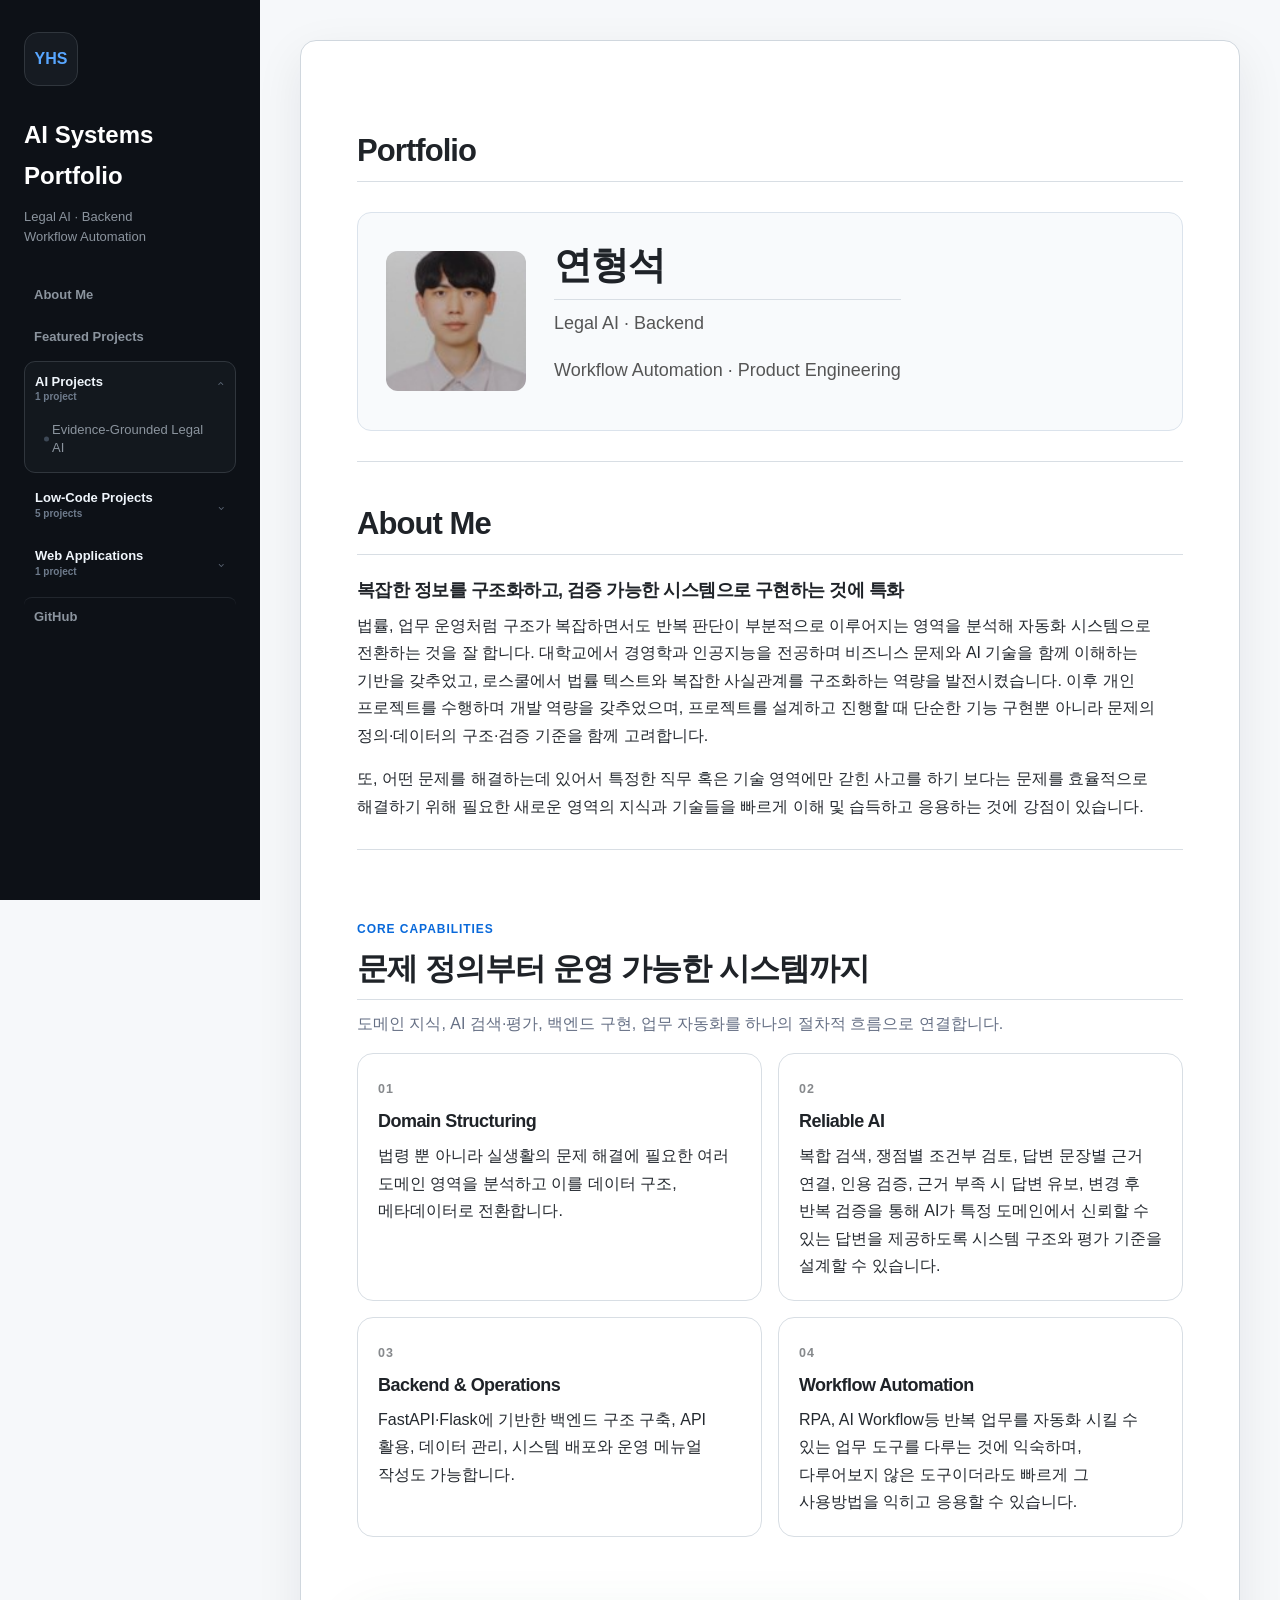
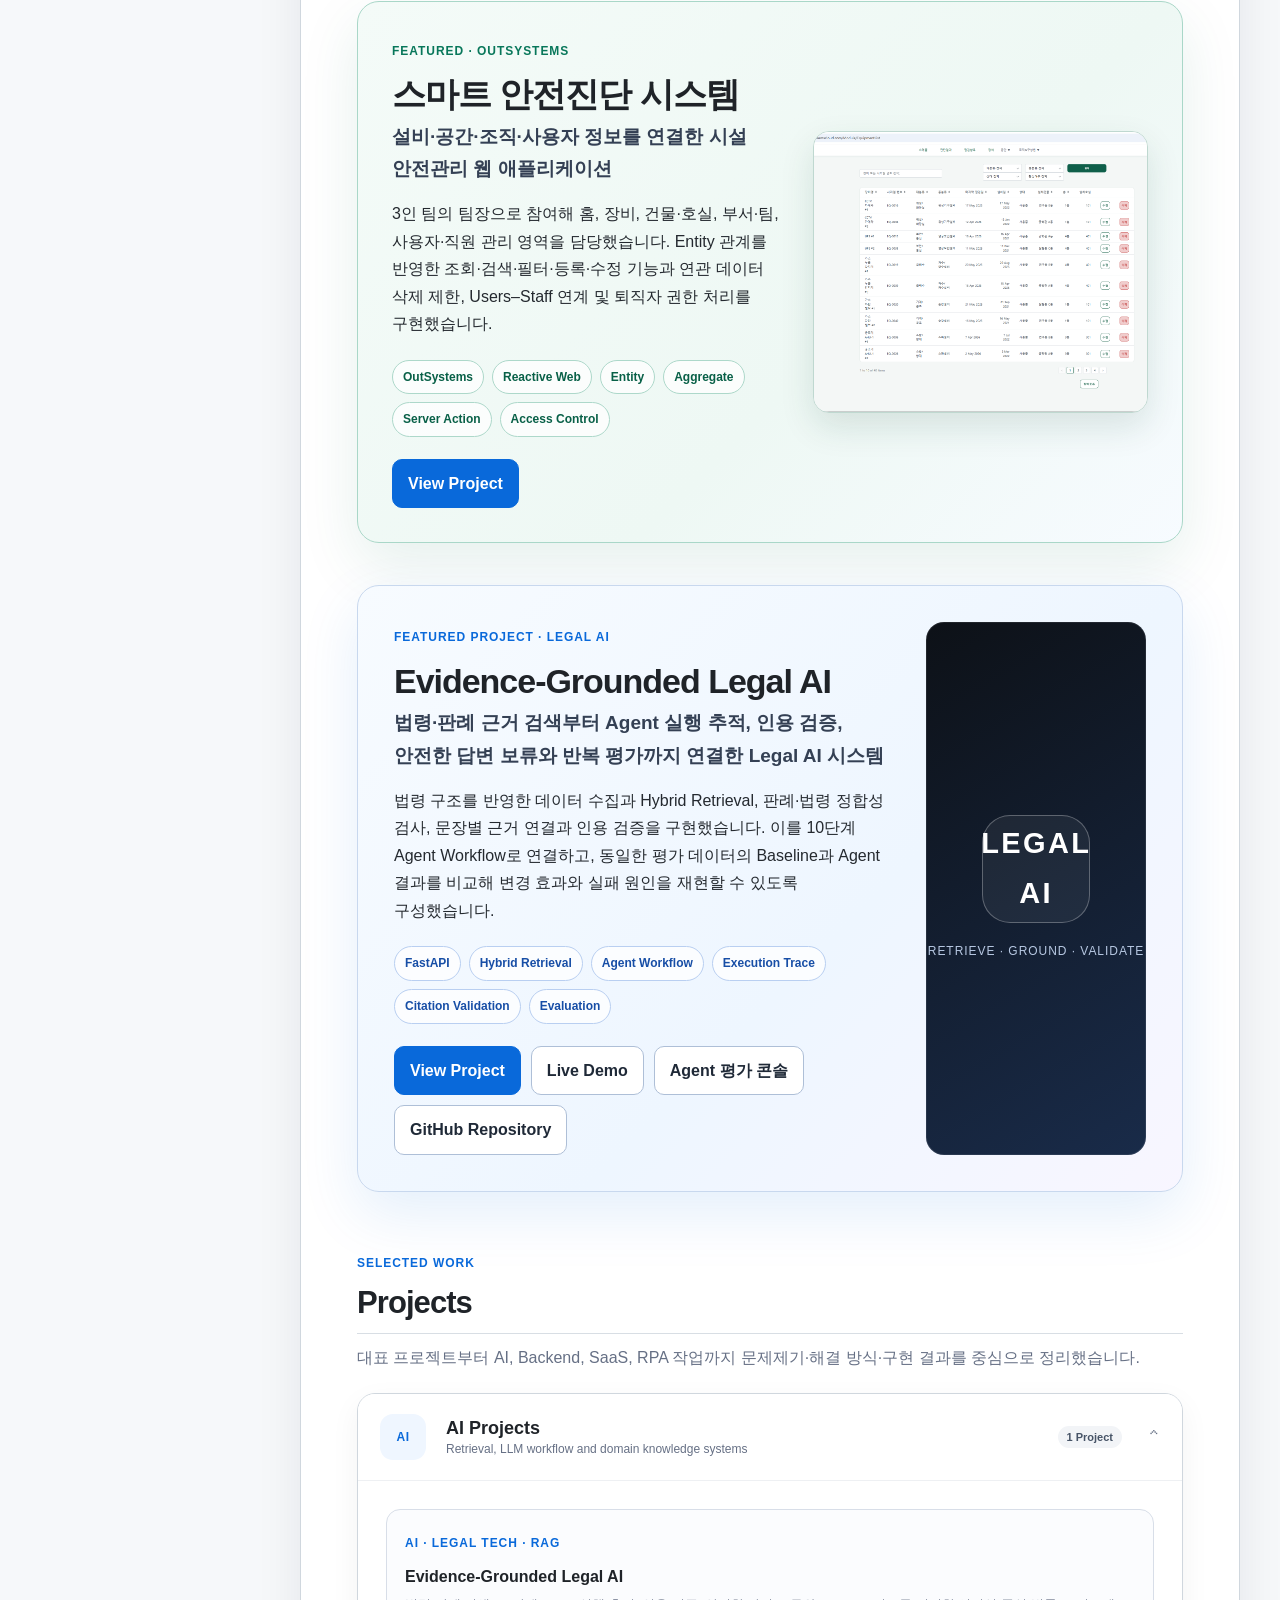
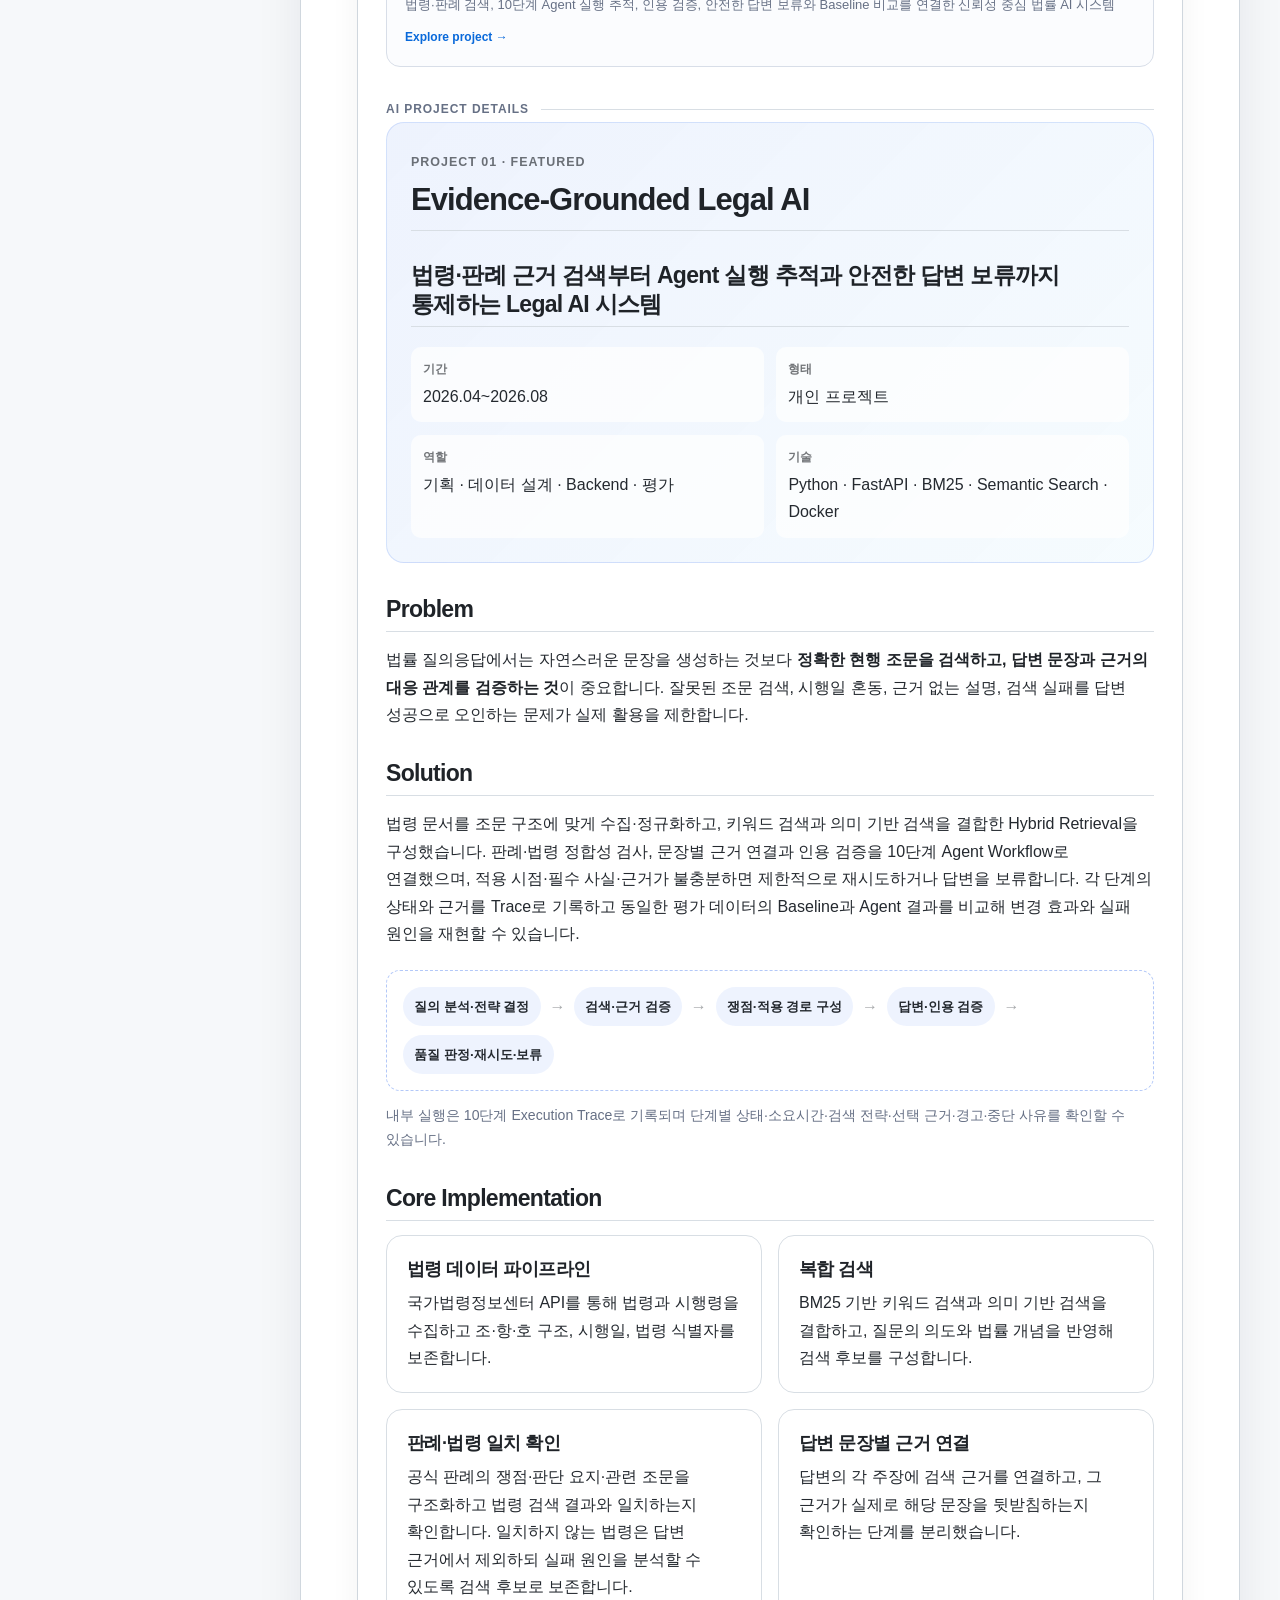
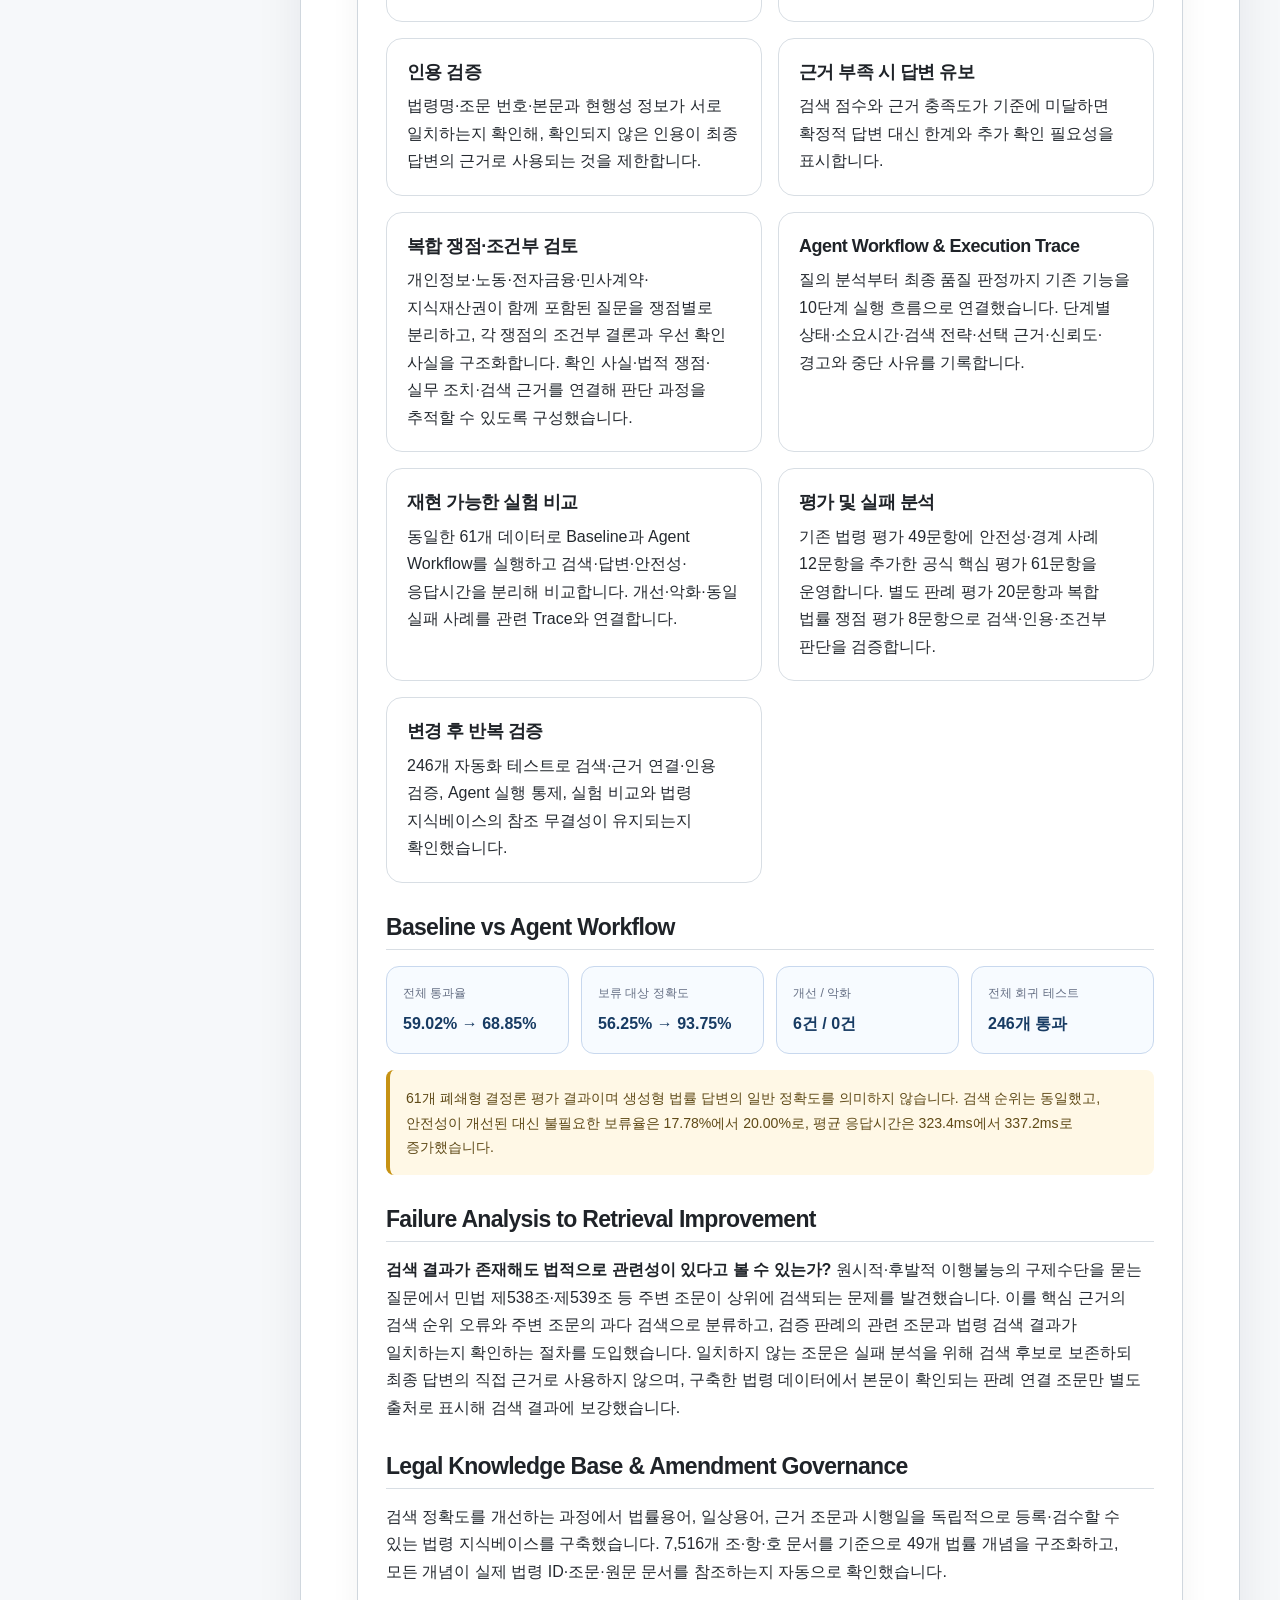
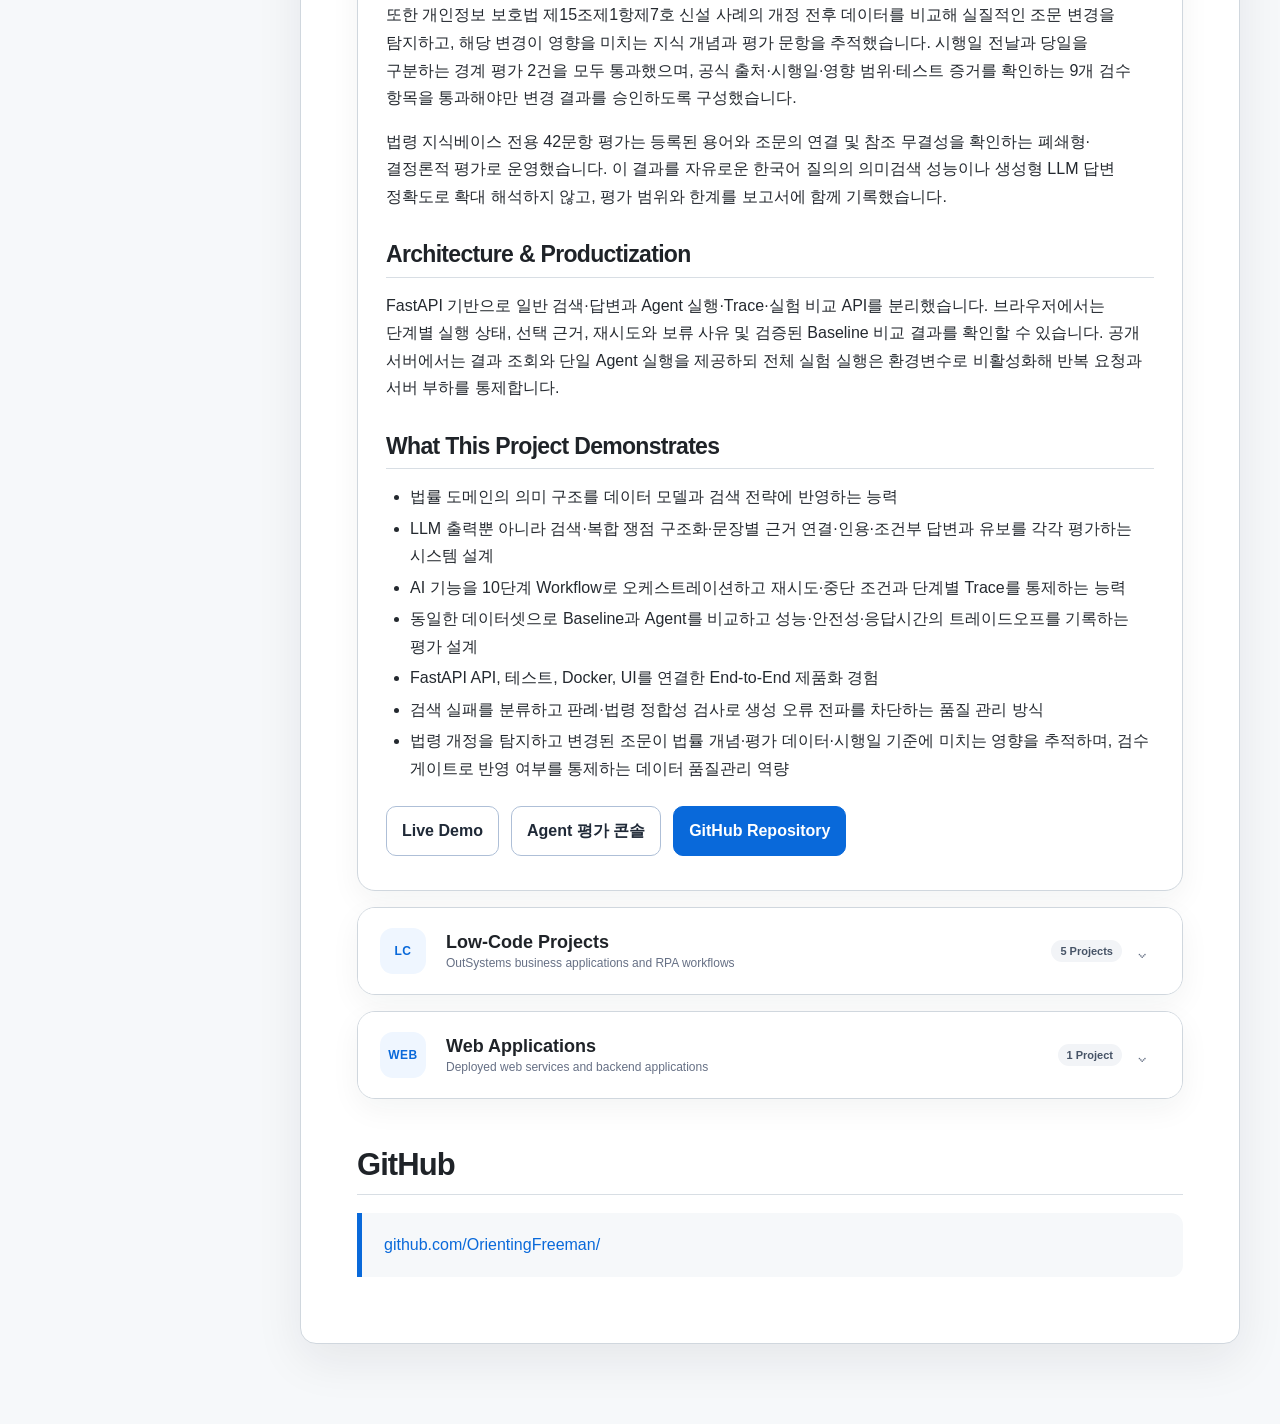
<file: index.html>
<!DOCTYPE html>

<html lang="ko">
<head>
<meta charset="utf-8"/>
<meta content="width=device-width, initial-scale=1.0" name="viewport"/>
<title>연형석 | Portfolio</title>
<link href="style.css" rel="stylesheet"/>
<meta content="법률·업무 등 도메인의 복잡한 정보를 구조화하고, 신뢰 가능한 자동화 시스템을 구현하는 목표에 다가가는 저의 과정을 기록한 포트폴리오입니다." name="description"/></head>
<body>
<aside class="sidebar">
<div class="brandmark">YHS</div>
<h2>AI Systems Portfolio</h2>
<p>Legal AI · Backend<br/>Workflow Automation</p>
<nav class="sidebar-nav">
<a class="sidebar-primary-link" href="#about-me-why-development">About Me</a>
<a class="sidebar-primary-link" href="#featured-project">Featured Projects</a>
<div class="sidebar-nav-section" data-sidebar-category="ai-projects">
<button aria-expanded="true" class="sidebar-category-toggle" data-open-category="ai-projects" type="button">
<span><strong>AI Projects</strong><small>1 project</small></span><span class="sidebar-chevron">⌄</span>
</button>
<div class="sidebar-submenu">
<a data-open-category="ai-projects" href="#evidence-grounded-legal-ai">Evidence-Grounded Legal AI</a>
</div>
</div>
<div class="sidebar-nav-section" data-sidebar-category="low-code-projects">
<button aria-expanded="false" class="sidebar-category-toggle" data-open-category="low-code-projects" type="button">
<span><strong>Low-Code Projects</strong><small>5 projects</small></span><span class="sidebar-chevron">⌄</span>
</button>
<div class="sidebar-submenu" hidden="">
<a data-open-category="low-code-projects" href="#outsystems-smart-safety-diagnosis">OutSystems Safety System</a>
<a data-open-category="low-code-projects" href="#brity-rpa-project-01-ai-이미지-분석-및-생성-자동화-시스템">AI Image Automation</a>
<a data-open-category="low-code-projects" href="#brity-rpa-project-02-자동차-판매-실적-자동-수집-시스템">Vehicle Sales RPA</a>
<a data-open-category="low-code-projects" href="#brity-rpa-project-03-srt-열차-정보-자동-조회-시스템">SRT Information RPA</a>
<a data-open-category="low-code-projects" href="#brity-rpa-project-04-로또-당첨번호-통계-자동화-시스템">Lottery Statistics RPA</a>
</div>
</div>
<div class="sidebar-nav-section" data-sidebar-category="web-applications">
<button aria-expanded="false" class="sidebar-category-toggle" data-open-category="web-applications" type="button">
<span><strong>Web Applications</strong><small>1 project</small></span><span class="sidebar-chevron">⌄</span>
</button>
<div class="sidebar-submenu" hidden="">
<a data-open-category="web-applications" href="#project-01-salon-de-nature">Salon De Nature</a>
</div>
</div>
<a class="sidebar-primary-link sidebar-github-link" href="#github">GitHub</a>
</nav>
</aside>
<main class="page">
<article class="markdown-body">
<script>
    mermaid.initialize({
      startOnLoad: true,
      theme: document.body.classList.contains('vscode-dark') || document.body.classList.contains('vscode-high-contrast')
          ? 'dark'
          : 'default'
    });
  </script>
<h1 id="portfolio">Portfolio</h1>
<div class="profile-card">
<img alt="Profile" class="profile-image" src="그림2.jpg"/>
<div class="profile-info">
<h1>연형석</h1>


<p class="job">Legal AI · Backend</p><p class="job">Workflow Automation · Product Engineering</p></div>
</div>
<hr/>
<h1 id="about-me-why-development">About Me</h1>
<h3 id="문제를-반복하지-않기-위해-시스템을-만드는-사람">복잡한 정보를 구조화하고, 검증 가능한 시스템으로 구현하는 것에 특화</h3>
<p>법률, 업무 운영처럼 구조가 복잡하면서도 반복 판단이 부분적으로 이루어지는 영역을 분석해 자동화 시스템으로 전환하는 것을 잘 합니다. 대학교에서 경영학과 인공지능을 전공하며 비즈니스 문제와 AI 기술을 함께 이해하는 기반을 갖추었고, 로스쿨에서 법률 텍스트와 복잡한 사실관계를 구조화하는 역량을 발전시켰습니다. 이후 개인 프로젝트를 수행하며 개발 역량을 갖추었으며, 프로젝트를 설계하고 진행할 때 단순한 기능 구현뿐 아니라 문제의 정의·데이터의 구조·검증 기준을 함께 고려합니다.</p>
<p>또, 어떤 문제를 해결하는데 있어서 특정한 직무 혹은 기술 영역에만 갇힌 사고를 하기 보다는 문제를 효율적으로 해결하기 위해 필요한 새로운 영역의 지식과 기술들을 빠르게 이해 및 습득하고 응용하는 것에 강점이 있습니다.</p>
<hr/>
<hr/>
<section class="capabilities-section" id="core-capabilities">
<div class="section-heading">
<span class="section-eyebrow">Core Capabilities</span>
<h1>문제 정의부터 운영 가능한 시스템까지</h1>
<p>도메인 지식, AI 검색·평가, 백엔드 구현, 업무 자동화를 하나의 절차적 흐름으로 연결합니다.</p>
</div>
<div class="capability-grid">
<article class="capability-card"><span>01</span><h3>Domain Structuring</h3><p>법령 뿐 아니라 실생활의 문제 해결에 필요한 여러 도메인 영역을 분석하고 이를 데이터 구조, 메타데이터로 전환합니다.</p></article>
<article class="capability-card"><span>02</span><h3>Reliable AI</h3><p>복합 검색, 쟁점별 조건부 검토, 답변 문장별 근거 연결, 인용 검증, 근거 부족 시 답변 유보, 변경 후 반복 검증을 통해 AI가 특정 도메인에서 신뢰할 수 있는 답변을 제공하도록 시스템 구조와 평가 기준을 설계할 수 있습니다.</p></article>
<article class="capability-card"><span>03</span><h3>Backend &amp; Operations</h3><p>FastAPI·Flask에 기반한 백엔드 구조 구축, API 활용, 데이터 관리, 시스템 배포와 운영 메뉴얼 작성도 가능합니다.</p></article>
<article class="capability-card"><span>04</span><h3>Workflow Automation</h3><p>RPA, AI Workflow등 반복 업무를 자동화 시킬 수 있는 업무 도구를 다루는 것에 익숙하며, 다루어보지 않은 도구이더라도 빠르게 그 사용방법을 익히고 응용할 수 있습니다.</p></article>
</div>
</section>
<section class="role-fit-project" id="featured-project">
<div class="role-fit-copy">
<span class="featured-kicker">Featured · OutSystems</span>
<h2>스마트 안전진단 시스템</h2>
<p class="featured-subtitle">설비·공간·조직·사용자 정보를 연결한 시설 안전관리 웹 애플리케이션</p>
<p>3인 팀의 팀장으로 참여해 홈, 장비, 건물·호실, 부서·팀, 사용자·직원 관리 영역을 담당했습니다. Entity 관계를 반영한 조회·검색·필터·등록·수정 기능과 연관 데이터 삭제 제한, Users–Staff 연계 및 퇴직자 권한 처리를 구현했습니다.</p>
<div class="project-tags"><span>OutSystems</span><span>Reactive Web</span><span>Entity</span><span>Aggregate</span><span>Server Action</span><span>Access Control</span></div>
<div class="featured-actions"><a class="project-action primary" data-open-category="low-code-projects" href="#outsystems-smart-safety-diagnosis">View Project</a></div>
</div>
<div class="role-fit-visual"><img alt="OutSystems로 구현한 스마트 안전진단 시스템의 장비 관리 화면" src="outsystems-equipment-list.png"/></div>
</section>
<section class="featured-project">
<div class="featured-copy">
<span class="featured-kicker">Featured Project · Legal AI</span>
<h2>Evidence-Grounded Legal AI</h2>
<p class="featured-subtitle">법령·판례 근거 검색부터 Agent 실행 추적, 인용 검증, 안전한 답변 보류와 반복 평가까지 연결한 Legal AI 시스템</p>
<p>법령 구조를 반영한 데이터 수집과 Hybrid Retrieval, 판례·법령 정합성 검사, 문장별 근거 연결과 인용 검증을 구현했습니다. 이를 10단계 Agent Workflow로 연결하고, 동일한 평가 데이터의 Baseline과 Agent 결과를 비교해 변경 효과와 실패 원인을 재현할 수 있도록 구성했습니다.</p>
<div class="project-tags"><span>FastAPI</span><span>Hybrid Retrieval</span><span>Agent Workflow</span><span>Execution Trace</span><span>Citation Validation</span><span>Evaluation</span></div>
<div class="featured-actions">
<a class="project-action primary" data-open-category="ai-projects" href="#evidence-grounded-legal-ai">View Project</a>
<a class="project-action" href="http://161.33.177.192:8080" rel="noopener noreferrer" target="_blank">Live Demo</a>
<a class="project-action" href="http://161.33.177.192:8080/static/evaluation.html" rel="noopener noreferrer" target="_blank">Agent 평가 콘솔</a>
<a class="project-action" href="https://github.com/OrientingFreeman/law-rag-qa-planner" rel="noopener noreferrer" target="_blank">GitHub Repository</a>
</div>
</div>
<div aria-hidden="true" class="featured-visual">
<div class="featured-monogram">LEGAL AI</div>
<span>Retrieve · Ground · Validate</span>
</div>
</section>
<section class="project-hub" id="projects">
<div class="section-heading">
<span class="section-eyebrow">Selected Work</span>
<h1>Projects</h1>
<p>대표 프로젝트부터 AI, Backend, SaaS, RPA 작업까지 문제제기·해결 방식·구현 결과를 중심으로 정리했습니다.</p>
</div>
</section><div class="project-accordion" id="project-accordion">
<section class="project-category" data-category="ai-projects">
<button aria-controls="panel-ai-projects" aria-expanded="true" class="category-toggle" type="button">
<span class="category-icon">AI</span>
<span class="category-copy"><strong>AI Projects</strong><small>Retrieval, LLM workflow and domain knowledge systems</small></span>
<span class="category-count">1 Project</span><span class="category-chevron">⌄</span>
</button>
<div class="category-panel" id="panel-ai-projects"><div class="category-intro"><a class="project-summary-card" href="#evidence-grounded-legal-ai"><span class="project-type">AI · Legal Tech · RAG</span><strong>Evidence-Grounded Legal AI</strong><p>법령·판례 검색, 10단계 Agent 실행 추적, 인용 검증, 안전한 답변 보류와 Baseline 비교를 연결한 신뢰성 중심 법률 AI 시스템</p><span class="summary-link">Explore project →</span></a></div><div class="details-divider">AI Project Details</div>












































<section class="project-detail-block" id="evidence-grounded-legal-ai">
<div class="project-detail-header">
<span class="project-index">Project 01 · Featured</span>
<h1>Evidence-Grounded Legal AI</h1>
<h2>법령·판례 근거 검색부터 Agent 실행 추적과 안전한 답변 보류까지 통제하는 Legal AI 시스템</h2>
<div class="project-meta-grid">
<div><strong>기간</strong><span>2026.04~2026.08</span></div>
<div><strong>형태</strong><span>개인 프로젝트</span></div>
<div><strong>역할</strong><span>기획 · 데이터 설계 · Backend · 평가</span></div>
<div><strong>기술</strong><span>Python · FastAPI · BM25 · Semantic Search · Docker</span></div>
</div>
</div>
<h2>Problem</h2>
<p>법률 질의응답에서는 자연스러운 문장을 생성하는 것보다 <strong>정확한 현행 조문을 검색하고, 답변 문장과 근거의 대응 관계를 검증하는 것</strong>이 중요합니다. 잘못된 조문 검색, 시행일 혼동, 근거 없는 설명, 검색 실패를 답변 성공으로 오인하는 문제가 실제 활용을 제한합니다.</p>
<h2>Solution</h2>
<p>법령 문서를 조문 구조에 맞게 수집·정규화하고, 키워드 검색과 의미 기반 검색을 결합한 Hybrid Retrieval을 구성했습니다. 판례·법령 정합성 검사, 문장별 근거 연결과 인용 검증을 10단계 Agent Workflow로 연결했으며, 적용 시점·필수 사실·근거가 불충분하면 제한적으로 재시도하거나 답변을 보류합니다. 각 단계의 상태와 근거를 Trace로 기록하고 동일한 평가 데이터의 Baseline과 Agent 결과를 비교해 변경 효과와 실패 원인을 재현할 수 있습니다.</p>
<div aria-label="Legal AI architecture" class="legal-ai-flow">
<span>질의 분석·전략 결정</span><b>→</b><span>검색·근거 검증</span><b>→</b><span>쟁점·적용 경로 구성</span><b>→</b><span>답변·인용 검증</span><b>→</b><span>품질 판정·재시도·보류</span>
</div>
<p class="flow-caption">내부 실행은 10단계 Execution Trace로 기록되며 단계별 상태·소요시간·검색 전략·선택 근거·경고·중단 사유를 확인할 수 있습니다.</p>
<h2>Core Implementation</h2>
<div class="feature-grid">
<article><h3>법령 데이터 파이프라인</h3><p>국가법령정보센터 API를 통해 법령과 시행령을 수집하고 조·항·호 구조, 시행일, 법령 식별자를 보존합니다.</p></article>
<article><h3>복합 검색</h3><p>BM25 기반 키워드 검색과 의미 기반 검색을 결합하고, 질문의 의도와 법률 개념을 반영해 검색 후보를 구성합니다.</p></article>
<article><h3>판례·법령 일치 확인</h3><p>공식 판례의 쟁점·판단 요지·관련 조문을 구조화하고 법령 검색 결과와 일치하는지 확인합니다. 일치하지 않는 법령은 답변 근거에서 제외하되 실패 원인을 분석할 수 있도록 검색 후보로 보존합니다.</p></article>
<article><h3>답변 문장별 근거 연결</h3><p>답변의 각 주장에 검색 근거를 연결하고, 그 근거가 실제로 해당 문장을 뒷받침하는지 확인하는 단계를 분리했습니다.</p></article>
<article><h3>인용 검증</h3><p>법령명·조문 번호·본문과 현행성 정보가 서로 일치하는지 확인해, 확인되지 않은 인용이 최종 답변의 근거로 사용되는 것을 제한합니다.</p></article>
<article><h3>근거 부족 시 답변 유보</h3><p>검색 점수와 근거 충족도가 기준에 미달하면 확정적 답변 대신 한계와 추가 확인 필요성을 표시합니다.</p></article>
<article><h3>복합 쟁점·조건부 검토</h3><p>개인정보·노동·전자금융·민사계약·지식재산권이 함께 포함된 질문을 쟁점별로 분리하고, 각 쟁점의 조건부 결론과 우선 확인 사실을 구조화합니다. 확인 사실·법적 쟁점·실무 조치·검색 근거를 연결해 판단 과정을 추적할 수 있도록 구성했습니다.</p></article>
<article><h3>Agent Workflow &amp; Execution Trace</h3><p>질의 분석부터 최종 품질 판정까지 기존 기능을 10단계 실행 흐름으로 연결했습니다. 단계별 상태·소요시간·검색 전략·선택 근거·신뢰도·경고와 중단 사유를 기록합니다.</p></article>
<article><h3>재현 가능한 실험 비교</h3><p>동일한 61개 데이터로 Baseline과 Agent Workflow를 실행하고 검색·답변·안전성·응답시간을 분리해 비교합니다. 개선·악화·동일 실패 사례를 관련 Trace와 연결합니다.</p></article>
<article><h3>평가 및 실패 분석</h3><p>기존 법령 평가 49문항에 안전성·경계 사례 12문항을 추가한 공식 핵심 평가 61문항을 운영합니다. 별도 판례 평가 20문항과 복합 법률 쟁점 평가 8문항으로 검색·인용·조건부 판단을 검증합니다.</p></article>
<article><h3>변경 후 반복 검증</h3><p>246개 자동화 테스트로 검색·근거 연결·인용 검증, Agent 실행 통제, 실험 비교와 법령 지식베이스의 참조 무결성이 유지되는지 확인했습니다.</p></article>
</div>
<h2>Baseline vs Agent Workflow</h2>
<div class="experiment-proof-grid">
<article><span>전체 통과율</span><strong>59.02% → 68.85%</strong></article>
<article><span>보류 대상 정확도</span><strong>56.25% → 93.75%</strong></article>
<article><span>개선 / 악화</span><strong>6건 / 0건</strong></article>
<article><span>전체 회귀 테스트</span><strong>246개 통과</strong></article>
</div>
<p class="evaluation-scope-note">61개 폐쇄형 결정론 평가 결과이며 생성형 법률 답변의 일반 정확도를 의미하지 않습니다. 검색 순위는 동일했고, 안전성이 개선된 대신 불필요한 보류율은 17.78%에서 20.00%로, 평균 응답시간은 323.4ms에서 337.2ms로 증가했습니다.</p>
<h2>Failure Analysis to Retrieval Improvement</h2>
<p><strong>검색 결과가 존재해도 법적으로 관련성이 있다고 볼 수 있는가?</strong> 원시적·후발적 이행불능의 구제수단을 묻는 질문에서 민법 제538조·제539조 등 주변 조문이 상위에 검색되는 문제를 발견했습니다. 이를 핵심 근거의 검색 순위 오류와 주변 조문의 과다 검색으로 분류하고, 검증 판례의 관련 조문과 법령 검색 결과가 일치하는지 확인하는 절차를 도입했습니다. 일치하지 않는 조문은 실패 분석을 위해 검색 후보로 보존하되 최종 답변의 직접 근거로 사용하지 않으며, 구축한 법령 데이터에서 본문이 확인되는 판례 연결 조문만 별도 출처로 표시해 검색 결과에 보강했습니다.</p>
<h2>Legal Knowledge Base &amp; Amendment Governance</h2>
<p>검색 정확도를 개선하는 과정에서 법률용어, 일상용어, 근거 조문과 시행일을 독립적으로 등록·검수할 수 있는 법령 지식베이스를 구축했습니다. 7,516개 조·항·호 문서를 기준으로 49개 법률 개념을 구조화하고, 모든 개념이 실제 법령 ID·조문·원문 문서를 참조하는지 자동으로 확인했습니다.</p>
<p>또한 개인정보 보호법 제15조제1항제7호 신설 사례의 개정 전후 데이터를 비교해 실질적인 조문 변경을 탐지하고, 해당 변경이 영향을 미치는 지식 개념과 평가 문항을 추적했습니다. 시행일 전날과 당일을 구분하는 경계 평가 2건을 모두 통과했으며, 공식 출처·시행일·영향 범위·테스트 증거를 확인하는 9개 검수 항목을 통과해야만 변경 결과를 승인하도록 구성했습니다.</p>
<p>법령 지식베이스 전용 42문항 평가는 등록된 용어와 조문의 연결 및 참조 무결성을 확인하는 폐쇄형·결정론적 평가로 운영했습니다. 이 결과를 자유로운 한국어 질의의 의미검색 성능이나 생성형 LLM 답변 정확도로 확대 해석하지 않고, 평가 범위와 한계를 보고서에 함께 기록했습니다.</p>
<h2>Architecture &amp; Productization</h2>
<p>FastAPI 기반으로 일반 검색·답변과 Agent 실행·Trace·실험 비교 API를 분리했습니다. 브라우저에서는 단계별 실행 상태, 선택 근거, 재시도와 보류 사유 및 검증된 Baseline 비교 결과를 확인할 수 있습니다. 공개 서버에서는 결과 조회와 단일 Agent 실행을 제공하되 전체 실험 실행은 환경변수로 비활성화해 반복 요청과 서버 부하를 통제합니다.</p>
<h2>What This Project Demonstrates</h2>
<ul>
<li>법률 도메인의 의미 구조를 데이터 모델과 검색 전략에 반영하는 능력</li>
<li>LLM 출력뿐 아니라 검색·복합 쟁점 구조화·문장별 근거 연결·인용·조건부 답변과 유보를 각각 평가하는 시스템 설계</li>
<li>AI 기능을 10단계 Workflow로 오케스트레이션하고 재시도·중단 조건과 단계별 Trace를 통제하는 능력</li>
<li>동일한 데이터셋으로 Baseline과 Agent를 비교하고 성능·안전성·응답시간의 트레이드오프를 기록하는 평가 설계</li>
<li>FastAPI API, 테스트, Docker, UI를 연결한 End-to-End 제품화 경험</li>
<li>검색 실패를 분류하고 판례·법령 정합성 검사로 생성 오류 전파를 차단하는 품질 관리 방식</li>
<li>법령 개정을 탐지하고 변경된 조문이 법률 개념·평가 데이터·시행일 기준에 미치는 영향을 추적하며, 검수 게이트로 반영 여부를 통제하는 데이터 품질관리 역량</li>
</ul>
<div class="project-cta-row">
<a class="project-action" href="http://161.33.177.192:8080" rel="noopener noreferrer" target="_blank">Live Demo</a>
<a class="project-action" href="http://161.33.177.192:8080/static/evaluation.html" rel="noopener noreferrer" target="_blank">Agent 평가 콘솔</a>
<a class="project-action primary" href="https://github.com/OrientingFreeman/law-rag-qa-planner" rel="noopener noreferrer" target="_blank">GitHub Repository</a>
</div>
</section>
</div>
</section>
<section class="project-category" data-category="low-code-projects">
<button aria-controls="panel-low-code-projects" aria-expanded="false" class="category-toggle" type="button">
<span class="category-icon">LC</span>
<span class="category-copy"><strong>Low-Code Projects</strong><small>OutSystems business applications and RPA workflows</small></span>
<span class="category-count">5 Projects</span><span class="category-chevron">⌄</span>
</button>
<div class="category-panel" hidden="" id="panel-low-code-projects"><div class="category-intro project-summary-grid"><a class="project-summary-card featured-card" href="#outsystems-smart-safety-diagnosis"><span class="project-type">OutSystems · Reactive Web</span><strong>스마트 안전진단 시스템</strong><p>설비·공간·조직·사용자를 연결하고 업무 규칙과 권한을 반영한 시설 안전관리 애플리케이션</p><span class="summary-link">Explore project →</span></a><a class="project-summary-card" href="#brity-rpa-project-01-ai-이미지-분석-및-생성-자동화-시스템"><span class="project-type">Brity RPA · OpenAI</span><strong>AI 이미지 분석 및 생성 자동화</strong><p>요청 수집부터 이미지 생성·저장·메일 전송까지 자동화</p></a><a class="project-summary-card" href="#brity-rpa-project-02-자동차-판매-실적-자동-수집-시스템"><span class="project-type">Brity RPA · Web</span><strong>자동차 판매 실적 자동 수집</strong><p>웹 데이터 수집과 Excel 보고서 생성을 자동화</p></a><a class="project-summary-card" href="#brity-rpa-project-03-srt-열차-정보-자동-조회-시스템"><span class="project-type">Brity RPA · Web</span><strong>SRT 열차 정보 자동 조회</strong><p>왕복 열차·좌석·운임 정보 조회 자동화</p></a><a class="project-summary-card" href="#brity-rpa-project-04-로또-당첨번호-통계-자동화-시스템"><span class="project-type">Brity RPA · Excel</span><strong>로또 통계 자동화</strong><p>회차별 당첨번호 수집 및 통계 보고서 생성</p></a></div><div class="details-divider">Low-Code Project Details</div>
<section class="project-detail-block outsystems-project" id="outsystems-smart-safety-diagnosis">
<div class="project-detail-header">
<span class="project-index">OutSystems Project 01 · Team Lead</span>
<h1>스마트 안전진단 시스템</h1>
<h2>시설·조직·사용자와 안전점검 업무를 하나의 데이터 구조로 연결</h2>
<div class="project-meta-grid">
<div><strong>기간</strong><span>2026.07</span></div>
<div><strong>형태</strong><span>3인 팀 프로젝트 · 팀장</span></div>
<div><strong>담당</strong><span>홈 · 장비 · 공간 · 조직 · 사용자 관리</span></div>
<div><strong>기술</strong><span>OutSystems · Reactive Web · Entity · Aggregate · Server Action</span></div>
</div>
</div>
<h2>Problem</h2>
<p>대학교 건물은 강의실·연구실·실습실 등 공간별 장비와 점검항목이 다양합니다. 시설, 담당 조직, 점검 일정과 결과가 분산되면 누락과 관리 지연이 발생할 수 있어, 관련 정보를 일관된 구조로 관리할 업무 시스템이 필요했습니다.</p>
<h2>My Role</h2>
<p>전체 시스템은 장비·조직 관리, 점검항목·스케줄 관리, 점검결과 관리로 나누어 개발했습니다. 팀장으로서 담당 영역을 분배하고, 그중 <strong>홈, 장비, 건물·호실, 부서·팀, 사용자·직원 관리</strong> 영역을 직접 구현했습니다.</p>
<div class="outsystems-screens">
<figure><img alt="장비명과 시리얼 번호 검색, 분류·상태·활성 여부 필터를 제공하는 장비 목록" src="outsystems-equipment-list.png"/><figcaption>장비 목록 — 검색·다중 필터·수정·삭제</figcaption></figure>
<figure><img alt="역할, 부서, 팀, 재직 상태와 근무 여부 필터를 제공하는 직원 목록" src="outsystems-staff-list.png"/><figcaption>직원 목록 — 조직·역할·재직 상태 기반 관리</figcaption></figure>
</div>
<h2>Core Implementation</h2>
<div class="feature-grid">
<article><h3>업무 데이터 구조화</h3><p>장비, 장비 분류, 건물·호실, 부서·팀, 직원을 Entity로 구성하고 실제 시설·조직 관계에 맞게 연결했습니다.</p></article>
<article><h3>조회·검색·필터</h3><p>Aggregate를 활용해 장비명·시리얼 번호, 건물·호실, 부서·팀, 직원 정보를 조회하고 분류·상태·활성 여부 등 복수 조건으로 필터링했습니다.</p></article>
<article><h3>관계 무결성 보호</h3><p>스케줄에 연결된 장비, 장비가 존재하는 호실, 하위 조직이나 구성원이 존재하는 부서는 삭제할 수 없도록 Server Action에 업무 규칙을 적용했습니다.</p></article>
<article><h3>사용자·권한 연계</h3><p>OutSystems 기본 Users Entity와 업무용 Staff Entity를 함께 활용하고, 직원 퇴직 시 재직 상태 변경과 계정 권한의 Visitor 격하가 함께 처리되도록 구현했습니다.</p></article>
<article><h3>상태 기반 이력 관리</h3><p>장비 상태, 활성 여부, 재직 상태와 근무 여부를 구분해 운영 중 변경을 기록하고 목록에서 조건별로 확인할 수 있도록 했습니다.</p></article>
<article><h3>팀 단위 통합</h3><p>각 담당자가 개발한 장비·조직, 점검 스케줄, 점검 결과 영역이 동일한 시설·사용자 데이터를 기준으로 동작하도록 기능 경계를 조율했습니다.</p></article>
</div>
<h2>What This Project Demonstrates</h2>
<ul>
<li>OutSystems Reactive Web 기반 업무용 애플리케이션 구현 경험</li>
<li>Entity 관계와 업무 규칙을 반영한 데이터 구조 설계</li>
<li>Aggregate 기반 조회·검색·다중 필터 및 CRUD 구현</li>
<li>연관 데이터 확인을 통한 안전한 삭제와 상태 관리</li>
<li>기본 Users와 업무용 Staff를 연결한 사용자·권한 처리</li>
<li>3인 팀 프로젝트의 역할 분배와 기능 통합 경험</li>
</ul>
</section>
<h1 id="project-overview-brity-rpa">Project Overview-Brity RPA</h1>
<table>
<thead>
<tr>
<th>Project</th>
<th>적용 기술</th>
</tr>
</thead>
<tbody>
<tr>
<td>AI 이미지 분석 및 생성 자동화 시스템</td>
<td>Brity RPA · OpenAI API · Python · Excel · JSON · SMTP</td>
</tr>
<tr>
<td>자동차 판매 실적 자동 수집 시스템</td>
<td>Brity RPA · Chrome Web Automation · Excel · Dictionary, JavaScript</td>
</tr>
<tr>
<td>SRT 열차 정보 자동 조회 시스템</td>
<td>Brity RPA · Chrome Web Automation · Excel</td>
</tr>
<tr>
<td>로또 당첨번호 통계 자동화 시스템</td>
<td>Brity RPA · Chrome Web Automation · Excel</td>
</tr>
</tbody>
</table>
<hr/>
<hr/>
<h1 id="brity-rpa-project-01-ai-이미지-분석-및-생성-자동화-시스템">Brity RPA Project 01. AI 이미지 분석 및 생성 자동화 시스템</h1>
<h2 id="사용자-별-요청에-대응한-ai-프롬프트-기반-이미지-생성-및-저장-전송">사용자 별 요청에 대응한 AI 프롬프트 기반 이미지 생성 및 저장, 전송</h2>
<blockquote>
<p><strong>기간: 2026.05.26~2026.05.29</strong></p>
<p><strong>인원</strong> : 개인 프로젝트</p>
<p><strong>기술</strong> : Brity RPA · OpenAI API · Python · Excel · JSON · SMTP</p>
<p>저장소: <a href="https://drive.google.com/drive/folders/12EwJnGvbCr_fPgmYOKkM1tjhEurSRoQ1?usp=sharing">https://drive.google.com/drive/folders/1zjT7PtZ4-S3Uw8AGyyzOVVuz9I39s4zL?usp=sharing</a></p>
</blockquote>
<h1 id="1-work-flow">1. Work Flow</h1>
<p class="figure-block"><img alt="image.png" src="image.png"/></p>
<h1 id="2-주요-기능">2. 주요 기능</h1>
<h3 id="이미지-분석-자동화">이미지 분석 자동화</h3>
<ul>
<li>Excel 요청 데이터 읽기</li>
<li>이미지 업로드</li>
<li>OpenAI API 분석 요청</li>
<li>JSON 응답 Parsing</li>
<li>분석 결과 저장</li>
</ul>
<hr/>
<h3 id="이미지-생성-자동화">이미지 생성 자동화</h3>
<ul>
<li>분석 결과를 기반으로 이미지 생성 요청</li>
<li>생성 결과(Base64) 수신</li>
<li>Python Script를 이용한 PNG 이미지 변환</li>
<li>Output 폴더 자동 저장</li>
</ul>
<hr/>
<h3 id="메일-자동-발송">메일 자동 발송</h3>
<ul>
<li>생성 이미지 자동 첨부</li>
<li>생성 완료 여부 확인</li>
<li>SMTP를 이용한 결과 메일 자동 발송</li>
</ul>
<hr/>
<h1 id="3-수행결과openai-api의-응답-메일-전송">3. 수행결과(OpenAI API의 응답, 메일 전송)</h1>
<p class="figure-block"><img alt="image.png" src="image 1.png"/></p>
<p class="figure-block"><img alt="image.png" src="image 2.png"/></p>
<p class="figure-block"><img alt="image.png" src="image 3.png"/></p>
<h1 id="4-프로젝트를-통해-얻은-점">4. 프로젝트를 통해 얻은 점</h1>
<p>이번 프로젝트를 통해 단순히 RPA Workflow를 구현하는 것을 넘어 <strong>외부 AI 서비스와 업무 자동화를 연계하는 방법</strong>을 경험할 수 있었습니다.  그리고 OpenAI API로부터 받은 이미지 생성 요청 응답이 base64의 형태였고, 이를 외부에서 미리 만들어진 파이썬 파일을 적용하여 실제 이미지 파일로 변환시키는 것이 RPA 내부에서도 구현 가능하다는 것을 배웠는데, 이로써 코딩으로 처리해야 하는 영역과 코딩 없이 RPA내부의 task로 처리해야 하는 영역 사이를 나누는 경계가 존재함을 학습하였습니다. 마지막으로, API 호출 실패에 대비하여 요청 재시도 로직을 적용하는 과정에 있어서도 오류의 방지가 업무 자동화에서 가장 중요한 요소 중 하나 임을 깨닫게 해주었습니다.</p>
<hr/>
<hr/>
<h1 id="brity-rpa-project-02-자동차-판매-실적-자동-수집-시스템">Brity RPA Project 02. 자동차 판매 실적 자동 수집 시스템</h1>
<h2 id="제조사별-판매량-수집-및-excel-보고서-자동-생성">제조사별 판매량 수집 및 Excel 보고서 자동 생성</h2>
<blockquote>
<p><strong>기간: 2026.06.01~2026.06.05</strong></p>
<p><strong>인원</strong> : 개인 프로젝트</p>
<p><strong>기술</strong> : Brity RPA · Chrome Web Automation · Excel · Dictionary, JavaScript</p>
<p>저장소: <a href="https://drive.google.com/drive/folders/1zjT7PtZ4-S3Uw8AGyyzOVVuz9I39s4zL?usp=sharing">https://drive.google.com/drive/folders/1zjT7PtZ4-S3Uw8AGyyzOVVuz9I39s4zL?usp=sharing</a></p>
</blockquote>
<h1 id="1-work-flow-1">1. Work Flow</h1>
<p class="figure-block"><img alt="image.png" src="image 4.png"/></p>
<h1 id="2-주요-기능-1">2. 주요 기능</h1>
<h3 id="판매-실적-자동-조회">판매 실적 자동 조회</h3>
<ul>
<li>제조사별 판매 실적 조회</li>
<li>판매량 데이터 추출</li>
<li>점유율 정보 추출</li>
<li>전월·전년 대비 증감률 추출</li>
</ul>
<hr/>
<h3 id="그래프-자동-저장">그래프 자동 저장</h3>
<ul>
<li>누적 판매 그래프 자동 캡처</li>
<li>Excel 보고서에 자동 삽입</li>
</ul>
<hr/>
<h3 id="excel-보고서-생성">Excel 보고서 생성</h3>
<ul>
<li>브랜드별 Worksheet 생성</li>
<li>판매 데이터 자동 입력</li>
<li>셀 서식 자동 적용</li>
<li>결과 파일 저장</li>
</ul>
<hr/>
<h1 id="3-수행결과">3. 수행결과</h1>
<p class="figure-block"><img alt="image.png" src="image 5.png"/></p>
<hr/>
<h1 id="4-담당-역할">4. 담당 역할</h1>
<h3 id="workflow-설계">Workflow 설계</h3>
<p>업무를 기능별 Task로 분리하였습니다.</p>
<ul>
<li>Task1 : 작업환경 생성</li>
<li>Task2 : 브랜드 Dictionary 생성</li>
<li>Task3 : 판매 데이터 조회 및 보고서 생성</li>
</ul>
<p>공통적으로 사용하는 폴더 경로는 Global 변수로 관리하고, Task 간에는 Input/Output 변수를 활용하여 데이터를 전달하도록 설계했습니다.</p>
<hr/>
<h3 id="web-automation">Web Automation</h3>
<p>Chrome Web Automation을 이용하여 다나와 자동차 사이트에서 제조사별 판매 실적을 자동 조회했습니다.</p>
<p>사용자가 입력한 브랜드와 조회 기간을 바탕으로 판매 데이터를 수집하고, 누적 판매 그래프를 자동 캡처하도록 구현했습니다.</p>
<hr/>
<h3 id="데이터-후처리">데이터 후처리</h3>
<p>웹에서 추출한 판매 데이터는 보고서 형식과 달라 바로 사용할 수 없었습니다.</p>
<p>2차원 배열 형태로 수집된 데이터를 1차원 구조로 재구성하고, 필요한 정보만 추출하여 Excel 보고서 형식에 맞게 가공했습니다. 또한 전월·전년 대비 증감률을 분석하여 상승은 빨간색, 하락은 파란색으로 자동 표시하도록 구현했습니다.</p>
<hr/>
<h3 id="dictionary-활용">Dictionary 활용</h3>
<p>브랜드명과 브랜드 코드를 Dictionary로 관리하여 사용자가 입력한 브랜드에 따라 URL을 자동 생성하도록 구현했습니다.</p>
<p>이를 통해 브랜드 코드 변경이나 신규 브랜드 추가 시 별도의 코드 수정 없이 대응할 수 있도록 설계했습니다.</p>
<h1 id="5-프로젝트를-통해-얻은-점">5. 프로젝트를 통해 얻은 점</h1>
<p><strong>브랜드-코드 정보를 Dictionary</strong>로 관리하여 유지보수성을 높이고, 웹에서 추출한 데이터를 원하는 형태로 가공하는 로직을 구현하면서 <strong>자동화 시스템은 단순한 반복 작업이 아니라 데이터 구조와 업무 흐름까지 함께 설계해야 한다</strong>는 점을 배울 수 있었습니다. 또, 크롤링 페이지의 html 구조, 페이지 자체에서 뽑아내고자 하는 자료가 있는 물리적인 위치 등 <strong>여러 각도</strong>에서 목적하는 자료의 추출을 성공하기 위해 <strong>다양한 수단</strong>을 시도해보는 경험을 얻었습니다.</p>
<hr/>
<hr/>
<h1 id="brity-rpa-project-03-srt-열차-정보-자동-조회-시스템">Brity RPA Project 03. SRT 열차 정보 자동 조회 시스템</h1>
<h2 id="열차-시간-및-좌석-정보-조회">열차 시간 및 좌석 정보 조회</h2>
<blockquote>
<p><strong>기간: 2026.06.08~2026.06.12</strong></p>
<p><strong>인원</strong> : 개인 프로젝트</p>
<p><strong>기술</strong> : Brity RPA · Chrome Web Automation · Excel</p>
<p>저장소: <a href="https://drive.google.com/drive/folders/1w4bXlyhkYodaFM2Ya_svhIj6V56N-Oej?usp=sharing">https://drive.google.com/drive/folders/1zjT7PtZ4-S3Uw8AGyyzOVVuz9I39s4zL?usp=sharing</a></p>
</blockquote>
<h1 id="1-work-flow-2">1. Work Flow</h1>
<p class="figure-block wide-figure"><img alt="SRT_RPA_Portfolio_Process_Flow_final-00_전체_개요.drawio (1).svg" src="SRT_RPA_Portfolio_Process_Flow_final-00_전체_개요.drawio_(1).svg"/></p>
<hr/>
<h1 id="2-주요-기능-2">2. 주요 기능</h1>
<h3 id="열차-정보-자동-조회">열차 정보 자동 조회</h3>
<ul>
<li>출발역·도착역 입력</li>
<li>출발일 및 시간 입력</li>
<li>여행 기간 계산</li>
<li>왕복 열차 자동 조회</li>
</ul>
<hr/>
<h3 id="운행-정보-수집">운행 정보 수집</h3>
<ul>
<li>출발 시간</li>
<li>도착 시간</li>
<li>소요 시간</li>
<li>특실 예매 가능 여부</li>
<li>일반실 예매 가능 여부</li>
<li>운임 정보 자동 수집</li>
</ul>
<hr/>
<h3 id="excel-보고서-생성-1">Excel 보고서 생성</h3>
<ul>
<li>조회 결과 자동 저장</li>
<li>중복 데이터 제거</li>
<li>보고서 자동 생성</li>
</ul>
<hr/>
<h1 id="3-담당-역할">3. 담당 역할</h1>
<h3 id="workflow-설계-1">Workflow 설계</h3>
<p>사용자가 입력한 조건을 바탕으로 조회를 수행하고, 왕복 데이터를 순차적으로 수집한 뒤 하나의 보고서로 통합하도록 구현했습니다.</p>
<hr/>
<h3 id="web-automation-1">Web Automation</h3>
<p>Chrome Web Automation을 활용하여 SRT 예약 사이트를 자동 탐색했습니다.</p>
<p>출발역, 도착역, 날짜, 시간 등의 입력값을 자동으로 설정하고 조회 결과를 반복적으로 탐색하여 열차 정보를 수집했습니다.</p>
<hr/>
<h3 id="반복-탐색-및-데이터-처리">반복 탐색 및 데이터 처리</h3>
<p>조회 결과가 여러 페이지에 걸쳐 표시되는 경우 반복문을 이용하여 모든 열차 정보를 수집하도록 구현했습니다.</p>
<p>또한 동일한 열차 정보가 중복 저장되지 않도록 중복 제거 로직을 적용하여 데이터의 정확성을 높였습니다.</p>
<hr/>
<h1 id="4-실행과정-및-수행결과">4. 실행과정 및 수행결과</h1>
<p class="figure-block"><img alt="image.png" src="image 6.png"/></p>
<p class="figure-block"><img alt="image.png" src="image 7.png"/></p>
<p class="figure-block"><img alt="image.png" src="image 8.png"/></p>
<p class="figure-block"><img alt="image.png" src="image 9.png"/></p>
<p class="figure-block"><img alt="image.png" src="image 10.png"/></p>
<p class="figure-block"><img alt="image.png" src="image 11.png"/></p>
<hr/>
<h1 id="5-프로젝트를-통해-얻은-점-1">5. 프로젝트를 통해 얻은 점</h1>
<p>이번 프로젝트를 통해 <strong>동적인 웹 페이지를 자동으로 탐색하고 반복적으로 데이터를 수집하는 Workflow를 설계하는 경험</strong>을 쌓을 수 있었습니다.</p>
<p>특히 사용자 입력에 따라 조회 조건이 달라지는 환경에서 반복문과 조건문을 활용하여 다양한 상황에 대응하는 자동화 로직을 구현하면서, 단순한 Web Automation을 넘어 실제 업무에서 활용 가능한 자동화 프로세스를 설계하는 방법을 익힐 수 있었습니다.</p>
<hr/>
<hr/>
<h1 id="brity-rpa-project-04-로또-당첨번호-통계-자동화-시스템">Brity RPA Project 04. 로또 당첨번호 통계 자동화 시스템</h1>
<h2 id="회차별-당첨번호-및-통계-자동-수집">회차별 당첨번호 및 통계 자동 수집</h2>
<blockquote>
<p><strong>기간: 2026.06.26</strong></p>
<p><strong>인원</strong> : 개인 프로젝트</p>
<p><strong>기술</strong> : 로또 당첨번호 통계 자동화 시스템</p>
<p>저장소: <a href="https://drive.google.com/drive/folders/1w6s3RI80sgnFW6PHr_FCXX-1_UWrVSKt?usp=sharing">https://drive.google.com/drive/folders/1zjT7PtZ4-S3Uw8AGyyzOVVuz9I39s4zL?usp=sharing</a></p>
</blockquote>
<hr/>
<h1 id="1-프로젝트-개요">1. 프로젝트 개요</h1>
<p>동행복권 홈페이지에서 최신 로또 당첨번호를 자동으로 수집하고, 번호별 출현 빈도를 분석하여 Excel 통계 보고서를 생성하는 업무 자동화 시스템을 구현한 프로젝트입니다.</p>
<p>기존에는 회차별 당첨번호를 직접 조회하고 통계를 계산해야 했지만, Brity RPA를 활용하여 <strong>데이터 수집부터 통계 계산 및 보고서 생성까지의 전 과정을 자동화</strong>하였습니다.</p>
<hr/>
<h1 id="2-주요-기능-3">2. 주요 기능</h1>
<h3 id="당첨번호-자동-수집">당첨번호 자동 수집</h3>
<ul>
<li>최신 회차 조회</li>
<li>최근 10회차 반복 조회</li>
<li>회차별 당첨번호 추출</li>
<li>보너스 번호 수집</li>
</ul>
<hr/>
<h3 id="excel-통계-자동-생성">Excel 통계 자동 생성</h3>
<ul>
<li>회차별 데이터 자동 입력</li>
<li>번호별 출현 빈도 계산</li>
<li>COUNTIF 수식 자동 생성</li>
<li>셀 서식 자동 적용</li>
</ul>
<hr/>
<h3 id="보고서-생성">보고서 생성</h3>
<ul>
<li>통계 결과 자동 계산</li>
<li>결과 파일 저장</li>
<li>보고서 자동 생성</li>
</ul>
<hr/>
<h1 id="3-수행-결과">3. 수행 결과</h1>
<p class="figure-block"><img alt="image.png" src="image 12.png"/></p>
<hr/>
<h1 id="4-프로젝트를-통해-얻은-점-1">4. 프로젝트를 통해 얻은 점</h1>
<p>반복적인 데이터 수집을 넘어서 <strong>Excel 수식을 활용한 데이터 분석에 기초한 보고서 작성 자동화</strong>를 경험할 수 있었으며, Brity RPA가 <strong>데이터 분석과 보고서 생성 업무까지 자동화할 수 있는 도구로써</strong> 향후 자동화가 적용될 수 있는 영역이 상당히 방대할 것이라는 점을 깨닫게 해주었습니다.</p>
<hr/>
<hr/>
</div>
</section>
<section class="project-category" data-category="web-applications">
<button aria-controls="panel-web-applications" aria-expanded="false" class="category-toggle" type="button">
<span class="category-icon">WEB</span>
<span class="category-copy"><strong>Web Applications</strong><small>Deployed web services and backend applications</small></span>
<span class="category-count">1 Project</span><span class="category-chevron">⌄</span>
</button>
<div class="category-panel" hidden="" id="panel-web-applications"><div class="category-intro project-summary-grid"><a class="project-summary-card featured-card" href="#project-01-salon-de-nature"><span class="project-type">Featured · Flask</span><strong>Salon De Nature</strong><p>예약, CRM, Analytics, REST API를 포함한 운영형 네일샵 플랫폼</p></a></div><div class="details-divider">Web Application Details</div><h1 id="project-01-salon-de-nature">Project 01. Salon De Nature</h1>
<h2 id="실제-네일샵-운영의-비효율을-해결하기-위한-예약-관리-시스템">실제 네일샵 운영의 비효율을 해결하기 위한 예약 관리 시스템</h2>
<blockquote>
<p><strong>기간: 2026.05~2026.07</strong></p>
<p><strong>인원</strong> : 개인 프로젝트</p>
<p><strong>기술</strong> : Python · Flask · MySQL · AWS EC2 · Google OAuth · Kakao OAuth</p>
<p>GitHub: <a href="https://github.com/OrientingFreeman/SalonDeNature_ManagementSystem">https://github.com/OrientingFreeman/SalonDeNature_ManagementSystem</a></p>
<p>네일샵 배포 완료 사이트: <a href="https://salondenature.shop">https://salondenature.shop</a></p>
<p>Demo: <a href="http://161.33.177.192/">링크</a></p>
</blockquote>
<hr/>
<h1 id="1-프로젝트-배경">1. 프로젝트 배경</h1>
<p>지인이 운영하는 네일샵에서는 예약을 전화와 수기 장부를 통해 관리하고 있었으며, 사업운영자가 예약 내용을 직원들에게 개별적으로 전달하는 방식으로 운영되고 있었습니다.</p>
<p>이 과정에서 예약 변경 사항을 실시간으로 공유하기 어렵고, 예약 누락이나 중복 예약이 발생할 가능성이 존재했습니다. 또한 고객 정보와 예약 이력을 체계적으로 관리하기 어려워 업무 효율이 떨어지는 문제가 있었습니다.</p>
<p>이러한 문제를 해결하기 위해 실제 운영자의 요구사항을 반영한 <strong>웹 기반 예약 관리 시스템</strong>을 직접 설계하고 개발했습니다.</p>
<hr/>
<h1 id="2-문제-정의">2. 문제 정의</h1>
<h4 id="문제점">문제점</h4>
<ul>
<li>예약 정보가 실시간으로 공유되지 않음</li>
<li>예약 변경 사항을 반복적으로 전달해야 함</li>
<li>직원별 예약 현황을 한눈에 확인하기 어려움</li>
<li>예약 시간 중복 가능성 존재</li>
<li>고객 방문 이력 관리 어려움</li>
</ul>
<hr/>
<h2 id="시스템-설계-목표">시스템 설계 목표</h2>
<pre class="hljs"><code><div>고객 예약
      │
      ▼
예약 시스템
      │
      ▼
예약 가능 여부 검증
      │
      ▼
DB 저장
      │
      ▼
관리자 / 직원 실시간 조회
</div></code></pre>
<hr/>
<h1 id="3-시스템-설계">3. 시스템 설계</h1>
<h2 id="architecture">Architecture</h2>
<p class="figure-block wide-figure"><img alt="SalonDeNature_Architecture.drawio.svg" src="SalonDeNature_Architecture.drawio.svg"/></p>
<hr/>
<h2 id="erd">ERD</h2>
<h3 id="주요-entity">주요 Entity</h3>
<ul>
<li>User</li>
<li>Employee</li>
<li>Reservation</li>
<li>Service</li>
<li>Holiday</li>
<li>Customer</li>
</ul>
<p class="figure-block wide-figure"><img alt="SalonDeNature_ERD.drawio.svg" src="SalonDeNature_ERD.drawio.svg"/></p>
<p>예약(Reservation)을 중심으로 고객(Customer), 직원(Employee), 서비스(Service)를 연결하는 구조로 설계하였으며, 직원 휴무(Holiday)를 별도로 관리하여 예약 가능 여부를 판단하도록 구성했습니다.</p>
<hr/>
<h1 id="4-주요-기능">4. 주요 기능</h1>
<h2 id="사용자-권한role">사용자 권한(Role)</h2>
<table>
<thead>
<tr>
<th>역할</th>
<th>기능</th>
</tr>
</thead>
<tbody>
<tr>
<td>고객</td>
<td>예약 생성 및 조회</td>
</tr>
<tr>
<td>직원</td>
<td>본인 예약 조회</td>
</tr>
<tr>
<td>관리자</td>
<td>예약 관리, 직원 관리, 서비스 관리</td>
</tr>
</tbody>
</table>
<hr/>
<h2 id="예약-관리">예약 관리</h2>
<ul>
<li>예약 생성</li>
<li>예약 변경</li>
<li>예약 취소</li>
<li>예약 조회</li>
</ul>
<hr/>
<h2 id="oauth-로그인">OAuth 로그인</h2>
<ul>
<li>Google OAuth 로그인</li>
<li>Kakao OAuth 로그인</li>
</ul>
<hr/>
<h2 id="관리자-기능">관리자 기능</h2>
<ul>
<li>직원 관리</li>
<li>서비스 관리</li>
<li>예약 현황 조회</li>
<li>직원 배정</li>
</ul>
<hr/>
<h1 id="5-핵심-구현-내용">5. 핵심 구현 내용</h1>
<h2 id="예약-중복-검증-로직">예약 중복 검증 로직</h2>
<p>가장 중요하게 구현한 기능은 <strong>예약 가능 여부를 판단하는 비즈니스 로직</strong>이었습니다.</p>
<p>예약 생성 또는 변경 시 다음 순서로 검증을 수행했습니다.</p>
<pre class="hljs"><code><div>예약 요청
      │
      ▼
서비스 소요 시간 계산
      │
      ▼
선택 직원 예약 조회
      │
      ▼
시간 구간 중복 여부 확인
      │
      ▼
휴무일 여부 확인
      │
      ▼
예약 생성
</div></code></pre>
<p>검증 과정에서는 서비스별 소요 시간을 기준으로 예약 종료 시간을 계산하고, 동일 직원의 기존 예약과 시간이 겹치는 경우 예약이 생성되지 않도록 구현했습니다. 또한 직원의 휴무일 및 반차 일정도 함께 확인하여 예약 가능 여부를 판단했습니다.</p>
<hr/>
<h2 id="권한role-기반-접근-제어">권한(Role) 기반 접근 제어</h2>
<p>시스템은 고객, 직원, 관리자 역할을 분리하여 구현했습니다.</p>
<ul>
<li>고객은 자신의 예약만 조회 가능</li>
<li>직원은 본인에게 배정된 예약 조회 가능</li>
<li>관리자는 모든 예약과 직원 정보를 관리 가능</li>
</ul>
<p>권한에 따라 화면과 기능을 구분하여 실제 서비스 운영 환경을 고려했습니다.</p>
<hr/>
<h1 id="6-기술적-고민">6. 기술적 고민</h1>
<h2 id="예약-시스템에서-가장-어려웠던-점">예약 시스템에서 가장 어려웠던 점</h2>
<p>예약 시스템은 단순한 CRUD가 아니라 <strong>시간</strong>을 관리하는 문제였습니다.</p>
<p>서비스마다 소요 시간이 다르기 때문에 단순히 예약 시작 시간만 비교해서는 중복 여부를 판단할 수 없었습니다.</p>
<p>이를 해결하기 위해 서비스 시간을 기준으로 예약 종료 시간을 계산하고, 시작 시간과 종료 시간을 모두 비교하는 방식으로 중복 여부를 검증했습니다.</p>
<p>또한 직원의 휴무일과 반차 일정까지 함께 고려하여 실제 운영 환경에서 사용할 수 있는 예약 검증 로직을 설계했습니다.</p>
<hr/>
<h1 id="7-프로젝트를-통해-얻은-점">7. 프로젝트를 통해 얻은 점</h1>
<p>이번 프로젝트를 통해 단순히 웹 애플리케이션을 구현하는 것을 넘어, <strong>실제 사용자의 요구사항을 분석하고 이를 시스템으로 구현하는 과정</strong>을 경험할 수 있었습니다. 권한 관리, 예약 검증, 데이터베이스 설계 등 다양한 비즈니스 로직을 직접 설계함으로써 사용자 중심의 요구사항을 반영하였고, 실제 운영 환경에서도 적용할 수 있는 시스템을 설계, 운영할 수 있게 되었습니다.</p>
<hr/>
<hr/>
</div>
</section>
</div>
<h1 id="github">GitHub</h1>
<blockquote>
<p><a href="https://github.com/OrientingFreeman">github.com/OrientingFreeman/</a></p>
</blockquote>
</article>
</main>
<script src="script.js"></script>
</body>
</html>
</file>
<file: style.css>
:root{--bg:#f6f8fa;--panel:#0d1117;--text:#24292f;--muted:#57606a;--border:#d0d7de;--soft:#f6f8fa;--accent:#0969da;--shadow:0 16px 48px rgba(27,31,36,.08)}
*{box-sizing:border-box}html{scroll-behavior:smooth}body{margin:0;font-family:-apple-system,BlinkMacSystemFont,"Segoe UI","Noto Sans KR","Apple SD Gothic Neo",Arial,sans-serif;color:var(--text);background:var(--bg);line-height:1.72;word-break:keep-all}.sidebar{position:fixed;inset:0 auto 0 0;width:260px;padding:32px 24px;background:var(--panel);color:#f0f6fc;overflow-y:auto}.brandmark{width:54px;height:54px;border:1px solid #30363d;border-radius:14px;display:flex;align-items:center;justify-content:center;font-weight:800;color:#58a6ff;background:#161b22;margin-bottom:28px}.sidebar h2{margin:0 0 10px;font-size:24px;border:0;color:white}.sidebar p{margin:0 0 28px;color:#8b949e;font-size:13px;line-height:1.6}.sidebar nav{display:flex;flex-direction:column;gap:4px}.sidebar nav a{color:#8b949e;text-decoration:none;padding:8px 10px;border-radius:8px;font-size:13px}.sidebar nav a:hover{background:#161b22;color:#f0f6fc;text-decoration:none}.page{margin-left:260px;padding:40px 40px 80px}.markdown-body{max-width:980px;margin:0 auto;background:#fff;border:1px solid var(--border);border-radius:16px;padding:48px 56px;box-shadow:var(--shadow)}.markdown-body h1,.markdown-body h2,.markdown-body h3{line-height:1.28;letter-spacing:-.03em;color:#1f2328}.markdown-body h1{font-size:31px;margin:42px 0 18px;padding-bottom:10px;border-bottom:1px solid #d8dee4;font-weight:800}.markdown-body h1:first-child{font-size:38px;margin-top:0}.markdown-body h2{font-size:23px;margin:30px 0 14px;padding-bottom:7px;border-bottom:1px solid #d8dee4;font-weight:760}.markdown-body h3{font-size:18px;margin:24px 0 10px;font-weight:730}p{margin:0 0 16px}ul,ol{padding-left:24px;margin:0 0 18px}li+li{margin-top:4px}strong{font-weight:800;color:#1f2328}a{color:var(--accent);text-decoration:none}a:hover{text-decoration:underline}hr{border:0;border-top:1px solid #d8dee4;margin:28px 0}.markdown-body hr+hr{display:none}blockquote{margin:18px 0;padding:18px 22px;border-left:5px solid var(--accent);background:#f6f8fa;border-radius:0 12px 12px 0;color:#57606a}blockquote p{margin:0 0 10px}blockquote p:last-child{margin-bottom:0}table{width:100%;border-collapse:separate;border-spacing:0;margin:18px 0 28px;border:1px solid var(--border);border-radius:10px;overflow:hidden;font-size:14px}th,td{border-right:1px solid var(--border);border-bottom:1px solid var(--border);padding:10px 14px;vertical-align:top}th{background:#f6f8fa;font-weight:750}tr:last-child td{border-bottom:0}th:last-child,td:last-child{border-right:0}pre{background:#f6f8fa;border:1px solid var(--border);border-radius:10px;padding:18px 22px;overflow:auto;margin:16px 0 24px;font-size:13px;line-height:1.5;white-space:pre-wrap;color:#24292f}code{font-family:ui-monospace,SFMono-Regular,Menlo,Consolas,"Liberation Mono",monospace}img{max-width:100%;height:auto;border-radius:10px}.figure-block{margin:20px 0 28px;text-align:center}.figure-block img{border:1px solid var(--border);box-shadow:0 8px 28px rgba(27,31,36,.08)}.markdown-body>p:nth-of-type(1) img{width:132px;height:132px;object-fit:cover;border-radius:12px;border:1px solid var(--border);box-shadow:none}.wide-figure img{width:100%;max-height:860px;object-fit:contain;background:white}.rag-diagrams{display:grid!important;grid-template-columns:minmax(0,1fr) minmax(0,1fr);gap:22px;align-items:start;margin:20px 0 28px;text-align:center}.rag-diagrams img{width:100%;max-height:760px;object-fit:contain;border:1px solid var(--border);border-radius:10px;box-shadow:0 8px 28px rgba(27,31,36,.08);background:white}h1[id*="brity-rpa-project"],h1[id*="project-01"],h1[id*="project-02"],h1[id*="project-03"],h1[id*="project-04"]{margin-top:58px;border-top:1px solid #d8dee4;padding-top:30px}@media(max-width:900px){.sidebar{position:static;width:auto}.page{margin:0;padding:20px}.markdown-body{padding:28px 22px}.rag-diagrams{grid-template-columns:1fr}}@media print{@page{size:A4;margin:10mm 10mm 12mm 10mm}body{background:#fff;font-size:12.2px;line-height:1.55;color:#24292f;-webkit-print-color-adjust:exact;print-color-adjust:exact}.sidebar{display:none}.page{margin:0;padding:0}.markdown-body{max-width:none;border:0;border-radius:0;box-shadow:none;padding:0;background:white}.markdown-body h1{font-size:24px;margin:18px 0 10px;padding-bottom:5px;break-after:avoid;page-break-after:avoid}.markdown-body h1:first-child{font-size:28px;margin-top:0}.markdown-body h2{font-size:18px;margin:14px 0 8px;padding-bottom:4px;break-after:avoid;page-break-after:avoid}.markdown-body h3{font-size:14.5px;margin:12px 0 6px;break-after:avoid;page-break-after:avoid}p{margin-bottom:8px}ul,ol{margin-bottom:8px}li+li{margin-top:1px}hr{margin:10px 0}blockquote{padding:10px 14px;margin:8px 0 12px;border-left-width:4px;background:#f6f8fa}table{font-size:11.5px;margin:8px 0 14px}th,td{padding:6px 8px}pre{font-size:10.5px;line-height:1.35;padding:10px 12px;margin:8px 0 12px;break-inside:avoid;page-break-inside:avoid}img{box-shadow:none!important}.figure-block{margin:8px 0 12px}.wide-figure img{max-height:235mm}.markdown-body>p:nth-of-type(1) img{width:92px;height:92px}.rag-diagrams{grid-template-columns:1fr 1fr!important;gap:12px;margin-top:6px;break-inside:avoid;page-break-inside:avoid}.rag-diagrams img{max-height:226mm;border:1px solid #d0d7de}h1[id*="brity-rpa-project"],h1[id*="project-01"],h1[id*="project-02"],h1[id*="project-03"],h1[id*="project-04"]{margin-top:24px;padding-top:14px;break-before:auto;page-break-before:auto}h2[id="architecture"],h1[id="해결-방법"]{break-after:page;page-break-after:always;margin-bottom:0}h2[id="architecture"]+p.figure-block,h1[id="해결-방법"]+p.rag-diagrams{margin-top:0}a{color:#0969da;text-decoration:underline}}

.profile-card{
    display:flex;
    align-items:center;
    gap:28px;

    padding:28px;

    margin:30px 0;

    background:#f8fafc;

    border:1px solid #dbe3ec;

    border-radius:14px;
}

.profile-image{

    width:140px;

    height:140px;

    object-fit:cover;

    border-radius:12px;

    flex-shrink:0;
}

.profile-info h1{

    margin:0;

    font-size:48px;
}

.job{

    margin-top:8px;

    color:#555;

    font-size:18px;
}
/* Portfolio v2: featured project and project category accordion */
.featured-project{display:grid;grid-template-columns:minmax(0,1.55fr) minmax(220px,.65fr);gap:32px;align-items:stretch;margin:42px 0 56px;padding:36px;border:1px solid #c8d8ee;border-radius:22px;background:linear-gradient(135deg,#f7fbff 0%,#eef6ff 58%,#f8f6ff 100%);box-shadow:0 22px 60px rgba(9,105,218,.11)}
.role-fit-project{display:grid;grid-template-columns:minmax(0,1.08fr) minmax(280px,.92fr);gap:28px;align-items:center;margin:42px 0 24px;padding:34px;border:1px solid #a9d7c8;border-radius:22px;background:linear-gradient(135deg,#f4fbf8 0%,#eef8f4 60%,#f7fbff 100%);box-shadow:0 22px 60px rgba(12,112,82,.1)}
.role-fit-project h2{margin:10px 0 4px!important;padding:0!important;border:0!important;font-size:34px!important}.role-fit-project .featured-kicker{color:#08775a}.role-fit-project .project-tags span{border-color:#add8ca;color:#086047}.role-fit-visual{overflow:hidden;border:1px solid #bfd8d0;border-radius:16px;background:#fff;box-shadow:0 14px 34px rgba(20,63,51,.12)}.role-fit-visual img{display:block;width:100%;height:280px;object-fit:cover;object-position:center;border-radius:0}
.featured-kicker,.section-eyebrow,.project-type{display:inline-flex;align-items:center;width:max-content;color:#0969da;font-size:12px;font-weight:800;letter-spacing:.08em;text-transform:uppercase}
.featured-project h2{margin:10px 0 4px!important;padding:0!important;border:0!important;font-size:34px!important}.featured-subtitle{font-size:19px;font-weight:720;color:#344054;margin-bottom:14px}.project-tags{display:flex;flex-wrap:wrap;gap:8px;margin:22px 0}.project-tags span{padding:6px 10px;border:1px solid #b9cff1;border-radius:999px;background:rgba(255,255,255,.75);color:#174ea6;font-size:12px;font-weight:750}.featured-actions{display:flex;gap:10px;flex-wrap:wrap}.project-action{display:inline-flex;align-items:center;justify-content:center;padding:10px 15px;border:1px solid #aebfd7;border-radius:10px;background:#fff;color:#1f2937;font-weight:750;text-decoration:none!important}.project-action.primary{border-color:#0969da;background:#0969da;color:#fff}.featured-visual{min-height:230px;border-radius:18px;background:linear-gradient(150deg,#0d1117,#192b49);color:#fff;display:flex;flex-direction:column;align-items:center;justify-content:center;text-align:center;box-shadow:inset 0 0 0 1px rgba(255,255,255,.08)}.featured-monogram{width:108px;height:108px;border:1px solid rgba(255,255,255,.28);border-radius:28px;display:flex;align-items:center;justify-content:center;margin-bottom:18px;font-size:29px;font-weight:850;letter-spacing:.08em;background:rgba(255,255,255,.06)}.featured-visual span{font-size:12px;color:#b7c8e2;letter-spacing:.08em;text-transform:uppercase}
.project-hub{margin-top:8px}.section-heading h1{margin:8px 0 10px!important}.section-heading p{color:#667085}.project-accordion{display:grid;gap:16px;margin:22px 0 46px}.project-category{border:1px solid var(--border);border-radius:18px;background:#fff;overflow:hidden;box-shadow:0 10px 30px rgba(27,31,36,.05)}.category-toggle{width:100%;border:0;background:#fff;display:grid;grid-template-columns:52px minmax(0,1fr) auto 24px;gap:14px;align-items:center;padding:20px 22px;text-align:left;cursor:pointer;color:#1f2328}.category-toggle:hover{background:#f8fafc}.category-icon{width:46px;height:46px;border-radius:13px;display:flex;align-items:center;justify-content:center;background:#eff6ff;color:#0969da;font-size:12px;font-weight:850;letter-spacing:.04em}.category-copy strong{display:block;font-size:18px}.category-copy small{display:block;margin-top:3px;color:#667085;font-size:12px}.category-count{padding:5px 9px;border-radius:999px;background:#f2f4f7;color:#475467;font-size:11px;font-weight:750}.category-chevron{font-size:22px;color:#667085;transition:transform .2s ease}.category-toggle[aria-expanded="true"] .category-chevron{transform:rotate(180deg)}.category-panel{padding:2px 28px 34px;border-top:1px solid #eef0f3}.category-panel[hidden]{display:none}.category-intro{margin:26px 0}.project-summary-grid{display:grid;grid-template-columns:repeat(2,minmax(0,1fr));gap:14px}.project-summary-card{display:block;padding:18px;border:1px solid #d8dee8;border-radius:14px;background:#fbfcfe;color:#24292f;text-decoration:none!important;transition:transform .18s ease,box-shadow .18s ease,border-color .18s ease}.project-summary-card:hover{transform:translateY(-2px);border-color:#9abce8;box-shadow:0 12px 28px rgba(27,31,36,.08)}.project-summary-card strong{display:block;margin:7px 0 5px;font-size:16px}.project-summary-card p{margin:0;color:#667085;font-size:13px;line-height:1.55}.summary-link{display:block;margin-top:12px;color:#0969da;font-size:12px;font-weight:750}.project-summary-card.featured-card{background:linear-gradient(135deg,#f6fbff,#f6f3ff);border-color:#b7cae7}.details-divider{display:flex;align-items:center;gap:12px;margin:32px 0 2px;color:#667085;font-size:12px;font-weight:800;letter-spacing:.08em;text-transform:uppercase}.details-divider:after{content:"";height:1px;flex:1;background:#d8dee4}.category-panel>h1:first-of-type{margin-top:26px!important}
@media(max-width:760px){.featured-project,.role-fit-project{grid-template-columns:1fr;padding:24px}.featured-visual{min-height:180px}.role-fit-visual img{height:auto}.category-toggle{grid-template-columns:44px minmax(0,1fr) 20px;padding:17px 16px}.category-count{display:none}.category-icon{width:40px;height:40px}.category-panel{padding:2px 16px 26px}.project-summary-grid{grid-template-columns:1fr}.featured-project h2,.role-fit-project h2{font-size:29px!important}}
@media print{.category-toggle{display:none}.category-panel[hidden]{display:block!important}.project-category{border:0;box-shadow:none}.category-panel{border:0;padding:0}.featured-project{box-shadow:none;break-inside:avoid}.project-summary-card{break-inside:avoid}}


/* Sidebar hierarchy navigation */
.sidebar-nav{display:flex;flex-direction:column;gap:6px}
.sidebar-primary-link{display:block;color:#a8b3c2;text-decoration:none;padding:9px 10px;border-radius:9px;font-size:13px;font-weight:650}
.sidebar-primary-link:hover,.sidebar-primary-link.is-active{background:#161b22;color:#f0f6fc;text-decoration:none}
.sidebar-nav-section{border:1px solid transparent;border-radius:11px;overflow:hidden}
.sidebar-nav-section.is-open{border-color:#30363d;background:rgba(22,27,34,.72)}
.sidebar-category-toggle{width:100%;display:flex;align-items:center;justify-content:space-between;gap:10px;border:0;background:transparent;color:#f0f6fc;padding:11px 10px;cursor:pointer;text-align:left;border-radius:10px}
.sidebar-category-toggle:hover{background:#161b22}
.sidebar-category-toggle>span:first-child{display:flex;flex-direction:column;gap:1px;min-width:0}
.sidebar-category-toggle strong{color:inherit;font-size:13px;line-height:1.35}
.sidebar-category-toggle small{color:#6e7b8c;font-size:10px;font-weight:600}
.sidebar-chevron{color:#6e7b8c;font-size:15px;transition:transform .18s ease}
.sidebar-category-toggle[aria-expanded="true"] .sidebar-chevron{transform:rotate(180deg)}
.sidebar-submenu{display:flex;flex-direction:column;padding:0 7px 8px 17px;gap:2px}
.sidebar-submenu[hidden]{display:none}
.sidebar-submenu a{position:relative;color:#8b949e;text-decoration:none;padding:7px 8px 7px 14px;border-radius:7px;font-size:12px;line-height:1.35}
.sidebar-submenu a:before{content:"";position:absolute;left:2px;top:50%;width:5px;height:5px;border-radius:50%;background:#3d4856;transform:translateY(-50%)}
.sidebar-submenu a:hover,.sidebar-submenu a.is-active{background:#202733;color:#f0f6fc;text-decoration:none}
.sidebar-submenu a.is-active:before{background:#58a6ff}
.sidebar-github-link{margin-top:4px;border-top:1px solid #21262d;border-radius:0;padding-top:14px}
@media(max-width:900px){
  .sidebar-nav{display:grid;grid-template-columns:1fr;gap:5px}
  .sidebar-nav-section{width:100%}
}

/* Universal Portfolio v1 */
.capabilities-section { margin: 4rem 0; }
.capability-grid, .feature-grid { display:grid; grid-template-columns:repeat(2,minmax(0,1fr)); gap:1rem; }
.capability-card, .feature-grid article { border:1px solid var(--border-color, #d8dee4); border-radius:16px; padding:1.25rem; background:rgba(255,255,255,.72); }
.capability-card > span { display:inline-flex; font-size:.78rem; font-weight:800; letter-spacing:.08em; opacity:.55; margin-bottom:.5rem; }
.capability-card h3, .feature-grid h3 { margin:.1rem 0 .55rem; }
.capability-card p, .feature-grid p { margin:0; }
.project-detail-block { scroll-margin-top:24px; }
.project-detail-header { padding:1.5rem; border-radius:18px; background:linear-gradient(135deg, rgba(37,99,235,.08), rgba(14,165,233,.04)); border:1px solid rgba(37,99,235,.16); margin-bottom:2rem; }
.project-detail-header h1 { margin:.35rem 0; }
.project-index { font-size:.78rem; text-transform:uppercase; letter-spacing:.08em; font-weight:800; opacity:.65; }
.project-meta-grid { display:grid; grid-template-columns:repeat(2,minmax(0,1fr)); gap:.8rem; margin-top:1.25rem; }
.project-meta-grid div { display:flex; flex-direction:column; gap:.18rem; padding:.75rem; background:rgba(255,255,255,.72); border-radius:10px; }
.project-meta-grid strong { font-size:.75rem; opacity:.62; }
.legal-ai-flow { display:flex; align-items:center; flex-wrap:wrap; gap:.55rem; padding:1rem; margin:1.4rem 0 2rem; border:1px dashed rgba(37,99,235,.35); border-radius:14px; }
.legal-ai-flow span { padding:.5rem .7rem; border-radius:999px; background:rgba(37,99,235,.08); font-weight:700; font-size:.84rem; }
.legal-ai-flow b { opacity:.4; }
.project-cta-row { display:flex; gap:.75rem; margin-top:1.5rem; }
.flow-caption{margin:-1.25rem 0 2rem;color:#667085;font-size:.88rem}.experiment-proof-grid{display:grid;grid-template-columns:repeat(4,minmax(0,1fr));gap:.75rem;margin:1rem 0}.experiment-proof-grid article{padding:1rem;border:1px solid #c8d8ee;border-radius:13px;background:#f7fbff}.experiment-proof-grid span{display:block;color:#667085;font-size:.76rem}.experiment-proof-grid strong{display:block;margin-top:.35rem;color:#173b63;font-size:1rem}.evaluation-scope-note{padding:1rem;border-left:4px solid #c69214;background:#fff8e6;color:#5f4a17;border-radius:8px;font-size:.88rem}
@media (max-width: 760px) {
  .capability-grid, .feature-grid, .project-meta-grid { grid-template-columns:1fr; }
  .experiment-proof-grid { grid-template-columns:1fr 1fr; }
  .legal-ai-flow b { transform:rotate(90deg); }
}
@media (max-width: 480px) { .experiment-proof-grid { grid-template-columns:1fr; } }

/* OutSystems project */
.outsystems-project{margin-top:34px}.outsystems-screens{display:grid;grid-template-columns:1fr;gap:18px;margin:22px 0 30px}.outsystems-screens figure{margin:0;border:1px solid var(--border);border-radius:14px;overflow:hidden;background:#f8fafc;box-shadow:0 10px 28px rgba(27,31,36,.07)}.outsystems-screens img{display:block;width:100%;border-radius:0}.outsystems-screens figcaption{padding:10px 14px;color:#57606a;font-size:13px;font-weight:700}.outsystems-project .project-detail-header{background:linear-gradient(135deg,rgba(8,119,90,.1),rgba(14,165,233,.04));border-color:rgba(8,119,90,.22)}
@media print{.role-fit-project{box-shadow:none;break-inside:avoid}.outsystems-screens figure{break-inside:avoid;box-shadow:none}}
</file>
